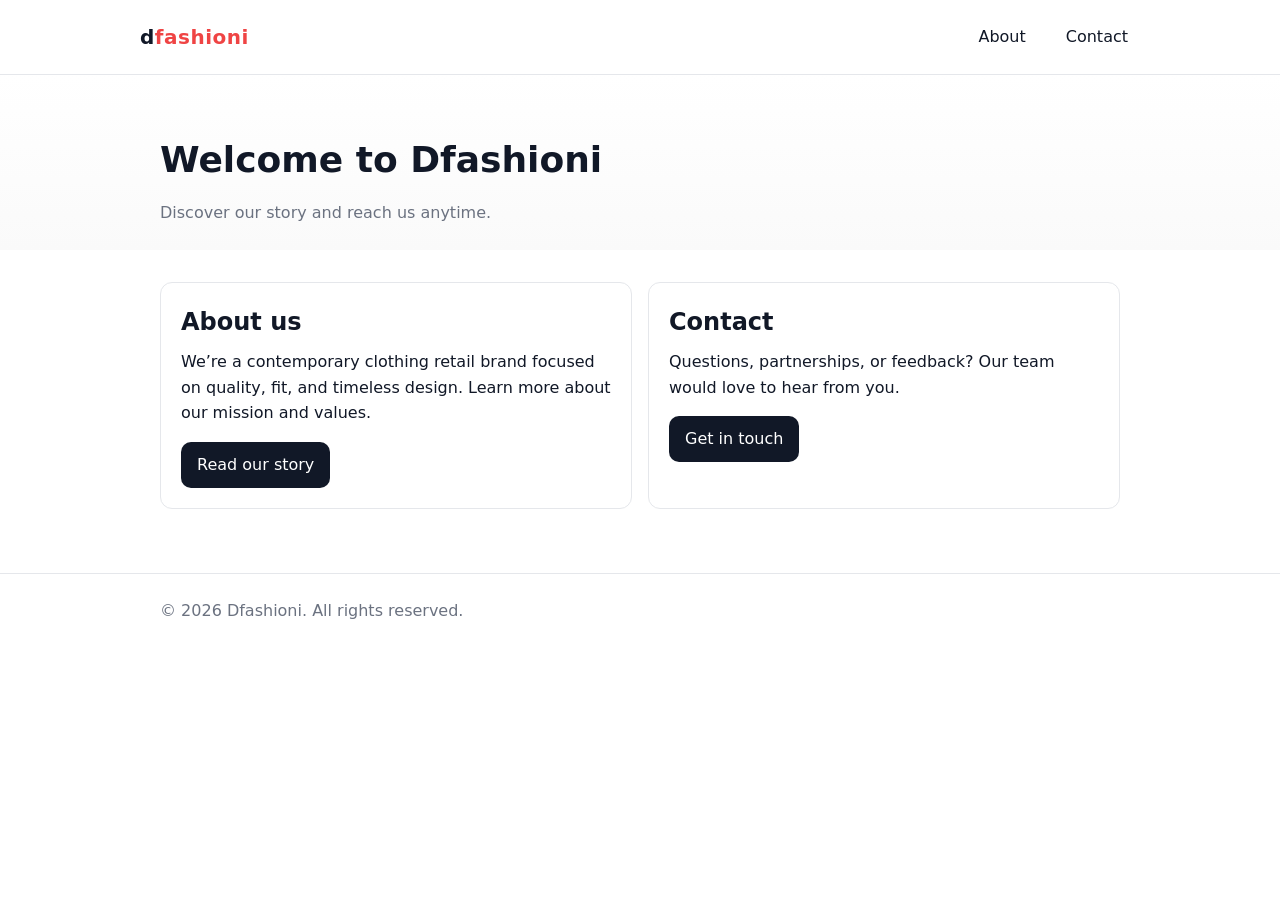
<file: dfashioni/index.html>
<!doctype html>
<html lang="en">
<head>
  <meta charset="utf-8" />
  <meta name="viewport" content="width=device-width, initial-scale=1" />
  <title>Dfashioni — Modern Clothing Retail</title>
  <meta name="description" content="Dfashioni is a modern clothing retail brand. Learn about us and get in touch." />
  <link rel="stylesheet" href="styles.css" />
</head>
<body>
  <header class="header">
    <div class="container nav">
      <div class="brand">d<span>fashioni</span></div>
      <nav class="nav-links">
        <a href="about.html">About</a>
        <a href="contact.html">Contact</a>
      </nav>
    </div>
  </header>

  <main>
    <section class="hero">
      <div class="container">
        <h1>Welcome to Dfashioni</h1>
        <p class="muted">Discover our story and reach us anytime.</p>
      </div>
    </section>

    <section class="section">
      <div class="container grid grid-2">
        <div class="card">
          <h2>About us</h2>
          <p>We’re a contemporary clothing retail brand focused on quality, fit, and timeless design. Learn more about our mission and values.</p>
          <a href="about.html" class="button">Read our story</a>
        </div>
        <div class="card">
          <h2>Contact</h2>
          <p>Questions, partnerships, or feedback? Our team would love to hear from you.</p>
          <a href="contact.html" class="button">Get in touch</a>
        </div>
      </div>
    </section>
  </main>

  <footer class="footer">
    <div class="container">© <span id="year"></span> Dfashioni. All rights reserved.</div>
  </footer>

  <script>
    document.getElementById('year').textContent = new Date().getFullYear();
  </script>
</body>
</html>
</file>
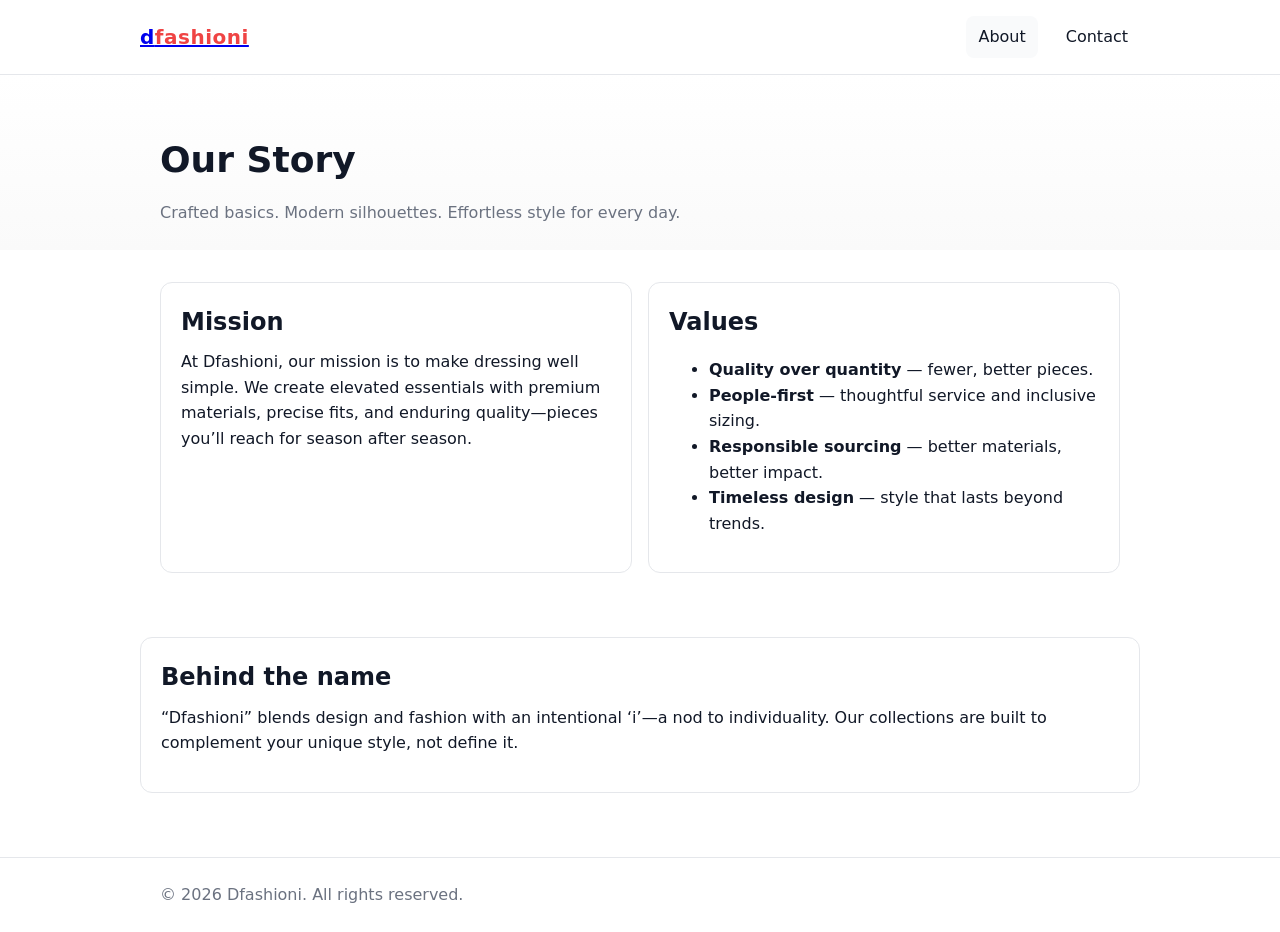
<file: dfashioni/about.html>
<!doctype html>
<html lang="en">
<head>
  <meta charset="utf-8" />
  <meta name="viewport" content="width=device-width, initial-scale=1" />
  <title>About Dfashioni</title>
  <meta name="description" content="Learn about Dfashioni's story, mission, and values." />
  <link rel="stylesheet" href="styles.css" />
</head>
<body>
  <header class="header">
    <div class="container nav">
      <a class="brand" href="index.html">d<span>fashioni</span></a>
      <nav class="nav-links">
        <a class="active" href="about.html">About</a>
        <a href="contact.html">Contact</a>
      </nav>
    </div>
  </header>

  <main>
    <section class="hero">
      <div class="container">
        <h1>Our Story</h1>
        <p class="muted">Crafted basics. Modern silhouettes. Effortless style for every day.</p>
      </div>
    </section>

    <section class="section">
      <div class="container grid grid-2">
        <div class="card">
          <h2>Mission</h2>
          <p>At Dfashioni, our mission is to make dressing well simple. We create elevated essentials with premium materials, precise fits, and enduring quality—pieces you’ll reach for season after season.</p>
        </div>
        <div class="card">
          <h2>Values</h2>
          <ul>
            <li><strong>Quality over quantity</strong> — fewer, better pieces.</li>
            <li><strong>People-first</strong> — thoughtful service and inclusive sizing.</li>
            <li><strong>Responsible sourcing</strong> — better materials, better impact.</li>
            <li><strong>Timeless design</strong> — style that lasts beyond trends.</li>
          </ul>
        </div>
      </div>
    </section>

    <section class="section">
      <div class="container card">
        <h2>Behind the name</h2>
        <p>“Dfashioni” blends design and fashion with an intentional ‘i’—a nod to individuality. Our collections are built to complement your unique style, not define it.</p>
      </div>
    </section>
  </main>

  <footer class="footer">
    <div class="container">© <span id="year"></span> Dfashioni. All rights reserved.</div>
  </footer>

  <script>
    document.getElementById('year').textContent = new Date().getFullYear();
  </script>
</body>
</html>
</file>
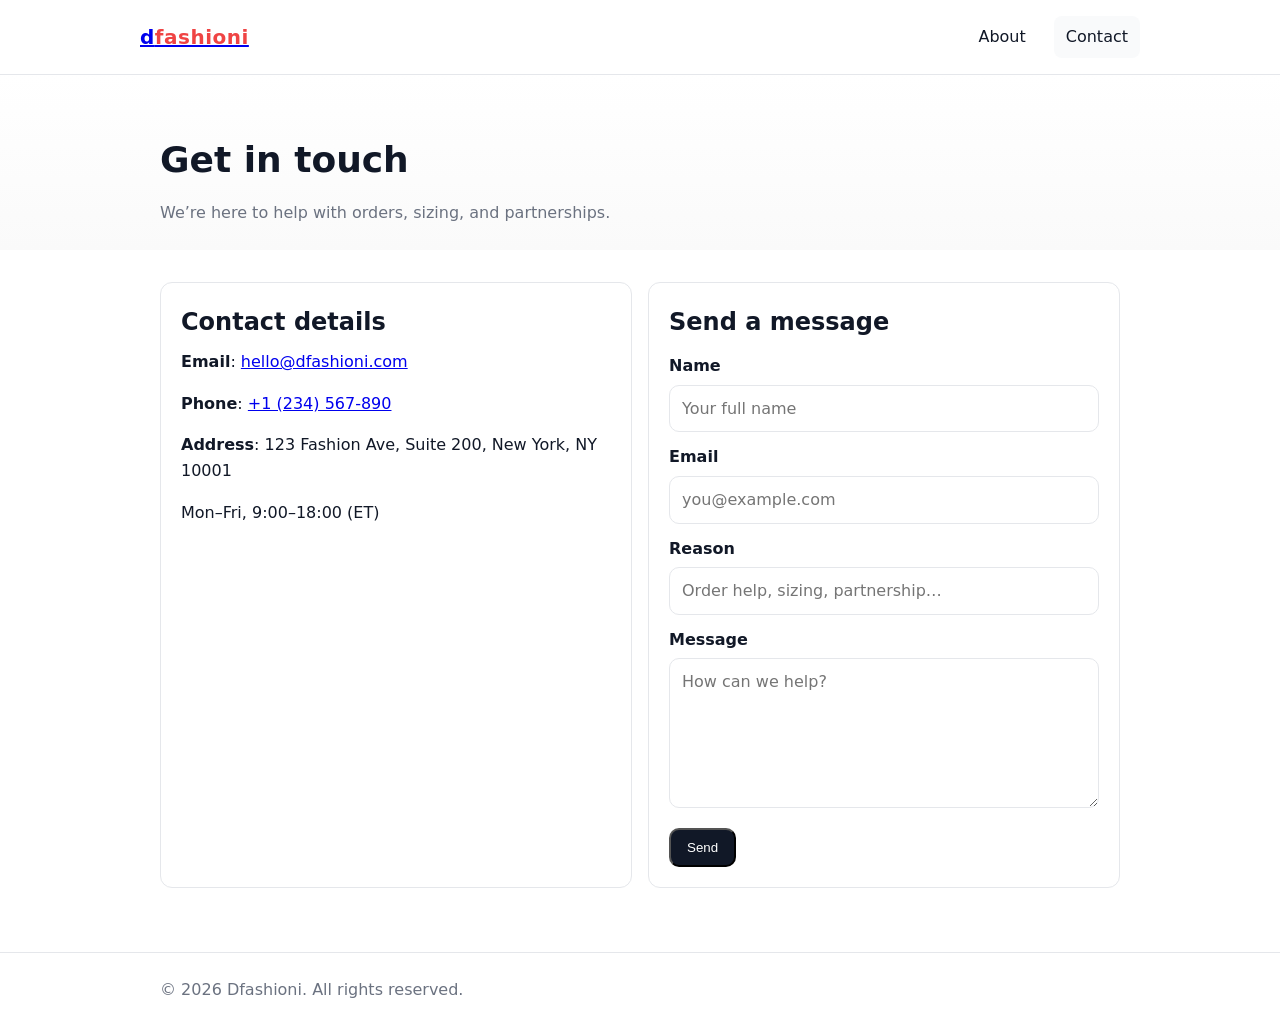
<file: dfashioni/contact.html>
<!doctype html>
<html lang="en">
<head>
  <meta charset="utf-8" />
  <meta name="viewport" content="width=device-width, initial-scale=1" />
  <title>Contact Dfashioni</title>
  <meta name="description" content="Contact Dfashioni customer care, partnerships, and press." />
  <link rel="stylesheet" href="styles.css" />
</head>
<body>
  <header class="header">
    <div class="container nav">
      <a class="brand" href="index.html">d<span>fashioni</span></a>
      <nav class="nav-links">
        <a href="about.html">About</a>
        <a class="active" href="contact.html">Contact</a>
      </nav>
    </div>
  </header>

  <main>
    <section class="hero">
      <div class="container">
        <h1>Get in touch</h1>
        <p class="muted">We’re here to help with orders, sizing, and partnerships.</p>
      </div>
    </section>

    <section class="section">
      <div class="container grid grid-2">
        <div class="card">
          <h2>Contact details</h2>
          <p><strong>Email</strong>: <a href="mailto:hello@dfashioni.com">hello@dfashioni.com</a></p>
          <p><strong>Phone</strong>: <a href="tel:+1234567890">+1 (234) 567-890</a></p>
          <p><strong>Address</strong>: 123 Fashion Ave, Suite 200, New York, NY 10001</p>
          <p class="muted">Mon–Fri, 9:00–18:00 (ET)</p>
        </div>
        <div class="card">
          <h2>Send a message</h2>
          <form name="contact" method="post" action="#">
            <label for="name">Name</label>
            <input id="name" name="name" type="text" placeholder="Your full name" required />

            <label for="email">Email</label>
            <input id="email" name="email" type="email" placeholder="you@example.com" required />

            <label for="reason">Reason</label>
            <input id="reason" name="reason" type="text" placeholder="Order help, sizing, partnership…" />

            <label for="message">Message</label>
            <textarea id="message" name="message" rows="5" placeholder="How can we help?" required></textarea>

            <div class="actions">
              <button class="button" type="submit">Send</button>
            </div>
          </form>
        </div>
      </div>
    </section>
  </main>

  <footer class="footer">
    <div class="container">© <span id="year"></span> Dfashioni. All rights reserved.</div>
  </footer>

  <script>
    document.getElementById('year').textContent = new Date().getFullYear();
  </script>
</body>
</html>
</file>
<file: dfashioni/styles.css>
/* Base styles for dfashioni */
:root {
  --brand: #111827; /* slate-900 */
  --accent: #ef4444; /* red-500 */
  --muted: #6b7280; /* gray-500 */
  --bg: #ffffff;
  --bg-alt: #f9fafb;
}

* { box-sizing: border-box; }
html, body { height: 100%; }
body {
  margin: 0;
  font-family: system-ui, -apple-system, Segoe UI, Roboto, Helvetica, Arial, "Apple Color Emoji", "Segoe UI Emoji";
  color: var(--brand);
  background: var(--bg);
  line-height: 1.6;
}

.container { max-width: 1000px; padding: 0 20px; margin: 0 auto; }

.header {
  border-bottom: 1px solid #e5e7eb;
  background: var(--bg);
  position: sticky;
  top: 0;
  z-index: 10;
}
.nav {
  display: flex;
  align-items: center;
  justify-content: space-between;
  padding: 16px 0;
}
.brand {
  font-size: 1.25rem;
  font-weight: 700;
  letter-spacing: 0.5px;
}
.brand span { color: var(--accent); }

.nav-links { display: flex; gap: 16px; }
.nav-links a {
  color: var(--brand);
  text-decoration: none;
  padding: 8px 12px;
  border-radius: 8px;
}
.nav-links a.active, .nav-links a:hover { background: var(--bg-alt); }

.hero {
  background: linear-gradient(180deg, #fff, #fafafa);
  padding: 56px 0 24px;
}
.hero h1 { font-size: 2.25rem; margin: 0 0 12px; }
.hero p { color: var(--muted); margin: 0; }

.section { padding: 32px 0; }
.section h2 { font-size: 1.5rem; margin: 0 0 8px; }
.section p { color: var(--brand); margin: 0 0 16px; }
.muted { color: var(--muted); }

.card {
  background: var(--bg);
  border: 1px solid #e5e7eb;
  border-radius: 12px;
  padding: 20px;
}

.grid { display: grid; gap: 16px; }
@media (min-width: 700px) { .grid-2 { grid-template-columns: 1fr 1fr; } }

.footer {
  border-top: 1px solid #e5e7eb;
  padding: 24px 0;
  margin-top: 32px;
  color: var(--muted);
}

.button {
  display: inline-block;
  background: var(--brand);
  color: #fff;
  padding: 10px 16px;
  border-radius: 10px;
  text-decoration: none;
}
.button:hover { opacity: 0.92; }

input, textarea {
  width: 100%;
  padding: 10px 12px;
  border: 1px solid #e5e7eb;
  border-radius: 10px;
  font: inherit;
}
label { font-weight: 600; display: block; margin: 12px 0 6px; }
form .actions { margin-top: 12px; }
</file>
